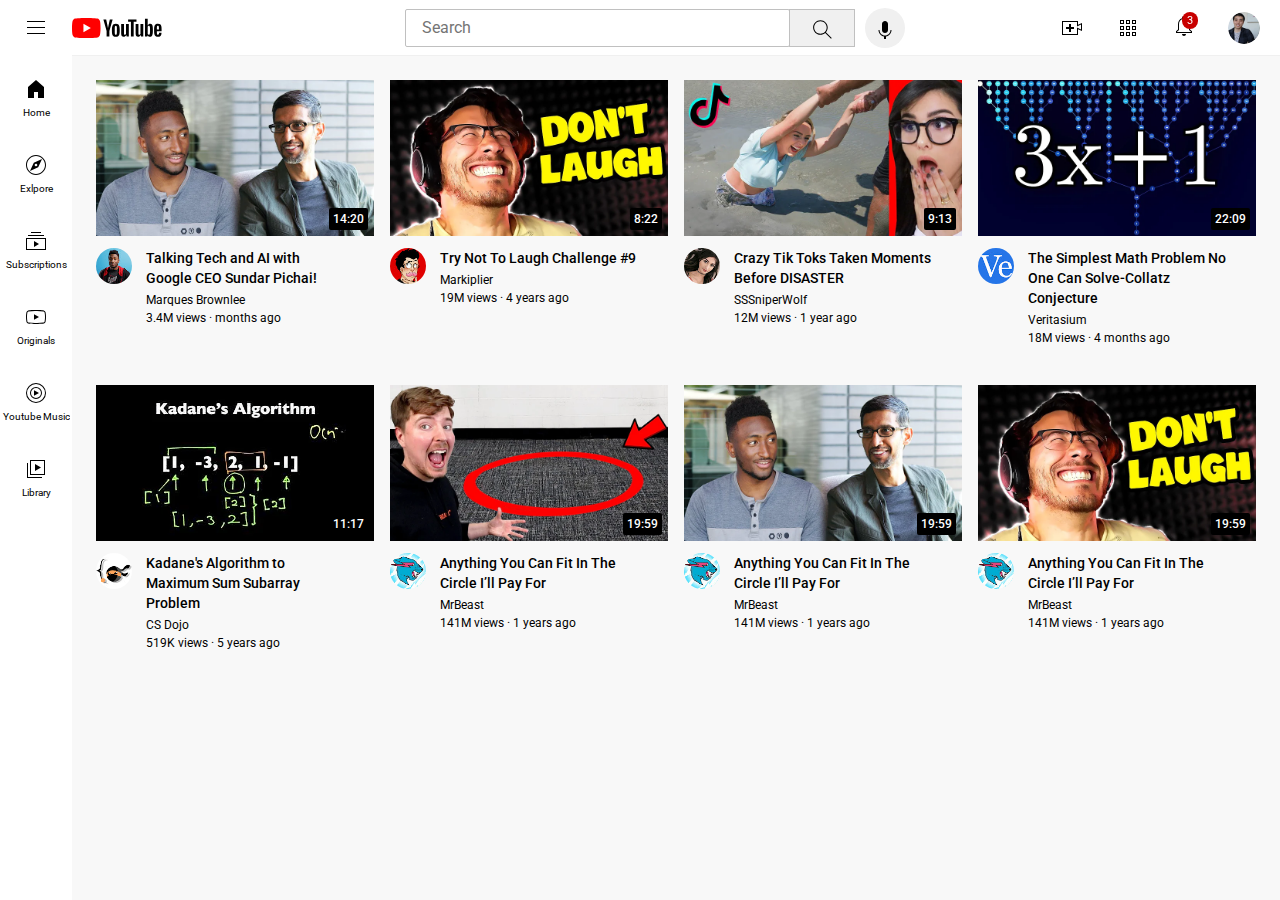
<file: index.html>
<!DOCTYPE html>
<html lang="en">
<head>
<link rel="preconnect" href="https://fonts.googleapis.com">
<link rel="preconnect" href="https://fonts.gstatic.com" crossorigin>
<link href="https://fonts.googleapis.com/css2?family=Roboto:ital,wght@0,100;0,300;0,400;0,500;0,700;0,900;1,100;1,300;1,400;1,500;1,700;1,900&display=swap" rel="stylesheet">
<link rel="stylesheet" href="styles/general.css">
<link rel="stylesheet" href="styles/header.css">
<link rel="stylesheet" href="styles/vedio.css">
<link rel="stylesheet" href="styles/sidebar.css">
<meta charset="UTF-8">
<meta name="viewport" content="width=device-width, initial-scale=1.0">
<title>Youtube.com Clone</title>
</head>
<body>

<div class="header">
<div class="left-section"><img src="icons/hamburger-menu.svg" alt="E" class="hamburger-menu">
<img src="icons/youtube-logo.svg" alt="E" class="youtube-logo"></div>

<div class="middle-section"><input type="text" placeholder="Search" class="search-bar">
<button class="search-button">
<img src="icons/search.svg" alt="E" class="search-icon">
<div class="tooltip">Search</div>
</button>
<button class="voice-search-button"><img src="icons/voice-search-icon.svg" alt="E" class="voice-search-icon">
    <div class="tooltip">Search with your voice</div></button>
</div>

<div class="right-section">
    <div class="upload-icon-container"> 
        <img src="icons/upload.svg" alt="E" class="upload-icon"> 
         <div class="tooltip">Create</div></button></div>
   
<img src="icons/youtube-apps.svg" alt="E" class="youtube-apps">

<div class="notifications-icon-container"><img src="icons/notifications.svg" alt="E" class="notifications">
    <div class="notifications-count">3</div>
</div>
<img src="my-channel.jpeg" alt="E" class="my-channel"></div>
</div>

<div class="sidebar">
<div class="sidebar-link"><img src="home.svg" alt="E">    <div>Home</div></div>

<div class="sidebar-link"><img src="explore.svg" alt="E"><div>Exlpore</div></div>

<div class="sidebar-link"><img src="subscriptions.svg" alt="E"><div>Subscriptions</div></div>

<div class="sidebar-link"><img src="originals.svg" alt="E"><div>Originals</div></div>

<div class="sidebar-link"><img src="youtube-music.svg" alt="E"><div>Youtube Music</div></div>

<div class="sidebar-link"><img src="library.svg" alt="E"><div>Library</div></div>
</div>


<div class="vedio-grid">
<div class="vedio-preview">
<div class="thumbnail-row" >
<img src="thumbnail-1.webp" class="thumbnail" alt="error">
<div class="vedio-time">14:20</div>
</div>
<div class="vedio-info-grid"> 
<div class="channel-picture">
<img src="channel-1.jpeg" alt="error" class="profile-pic">
</div>
<div class="vedio-info">   
<p class="vedio-title"> Talking Tech and AI with Google CEO Sundar Pichai!</p>
<p class="vedio-authur">Marques Brownlee</p>
<p class="vedio-stats"> 3.4M views &#183; months ago</p>
</div>
</div>
</div>


<div class="vedio-preview">
<div class="thumbnail-row" >
<img src="thumbnail-2.webp" class="thumbnail" alt="error">
<div class="vedio-time">8:22</div>
</div>
<div class="vedio-info-grid"> 
<div class="channel-picture">
<img src="channel-2.jpeg" alt="error" class="profile-pic">
</div>
<div class="vedio-info">   
<p class="vedio-title"> Try Not To Laugh Challenge #9</p>
<p class="vedio-authur">Markiplier</p>
<p class="vedio-stats">19M views &#183; 4 years ago </p>
</div>
</div>
</div>


<div class="vedio-preview">
<div class="thumbnail-row" >
<img src="thumbnail-3.webp" class="thumbnail" alt="error">
<div class="vedio-time">9:13</div>
</div>
<div class="vedio-info-grid"> 
<div class="channel-picture">
<img src="channel-3.jpeg" alt="error" class="profile-pic">
</div>
<div class="vedio-info">   
<p class="vedio-title">Crazy Tik Toks Taken Moments Before DISASTER </p>
<p class="vedio-authur">SSSniperWolf</p>
<p class="vedio-stats"> 12M views &#183; 1 year ago</p>
</div>    
</div>
</div>


<div class="vedio-preview">
<div class="thumbnail-row" >
<img src="thumbnail-4.webp" class="thumbnail" alt="error">
<div class="vedio-time">22:09</div>
</div>
<div class="vedio-info-grid"> 
<div class="channel-picture">
<img src="channel-4.jpeg" alt="error" class="profile-pic">
</div>
<div class="vedio-info">   
<p class="vedio-title">The Simplest Math Problem No One Can Solve-Collatz Conjecture</p>
<p class="vedio-authur">Veritasium</p>
<p class="vedio-stats">18M views &#183; 4 months ago </p>
</div>
</div>
</div>

<div class="vedio-preview">
<div class="thumbnail-row" >
<img src="thumbnail-5.webp" class="thumbnail" alt="error">
<div class="vedio-time">11:17</div>
</div>
<div class="vedio-info-grid"> 
<div class="channel-picture">
<img src="channel-5.jpeg" alt="error" class="profile-pic">
</div>
<div class="vedio-info">   
<p class="vedio-title"> Kadane's Algorithm to Maximum Sum Subarray Problem</p>
<p class="vedio-authur">CS Dojo</p>
<p class="vedio-stats"> 519K views &#183; 5 years ago</p>
</div>    
</div>
</div>


<div class="vedio-preview">
<div class="thumbnail-row" >
<img src="thumbnail-6.webp" class="thumbnail" alt="error">
<div class="vedio-time">19:59</div>
</div>
<div class="vedio-info-grid"> 
<div class="channel-picture">
<img src="channel-6.jpeg" alt="error" class="profile-pic">
</div>
<div class="vedio-info">   
<p class="vedio-title">Anything You Can Fit In The Circle I’ll Pay For </p>
<p class="vedio-authur">MrBeast</p>
<p class="vedio-stats">141M views &#183; 1 years ago </p>
</div>  
</div>
</div>


<div class="vedio-preview">
    <div class="thumbnail-row" >
    <img src="thumbnail-1.webp" class="thumbnail" alt="error">
    <div class="vedio-time">19:59</div>
    </div>
    <div class="vedio-info-grid"> 
    <div class="channel-picture">
    <img src="channel-6.jpeg" alt="error" class="profile-pic">
    </div>
    <div class="vedio-info">   
    <p class="vedio-title">Anything You Can Fit In The Circle I’ll Pay For </p>
    <p class="vedio-authur">MrBeast</p>
    <p class="vedio-stats">141M views &#183; 1 years ago </p>
    </div>  
    </div>
    </div>



    

<div class="vedio-preview">
    <div class="thumbnail-row" >
    <img src="thumbnail-2.webp" class="thumbnail" alt="error">
    <div class="vedio-time">19:59</div>
    </div>
    <div class="vedio-info-grid"> 
    <div class="channel-picture">
    <img src="channel-6.jpeg" alt="error" class="profile-pic">
    </div>
    <div class="vedio-info">   
    <p class="vedio-title">Anything You Can Fit In The Circle I’ll Pay For </p>
    <p class="vedio-authur">MrBeast</p>
    <p class="vedio-stats">141M views &#183; 1 years ago </p>
    </div>  
    </div>
    </div>






</div>
</body>
</html>
</file>
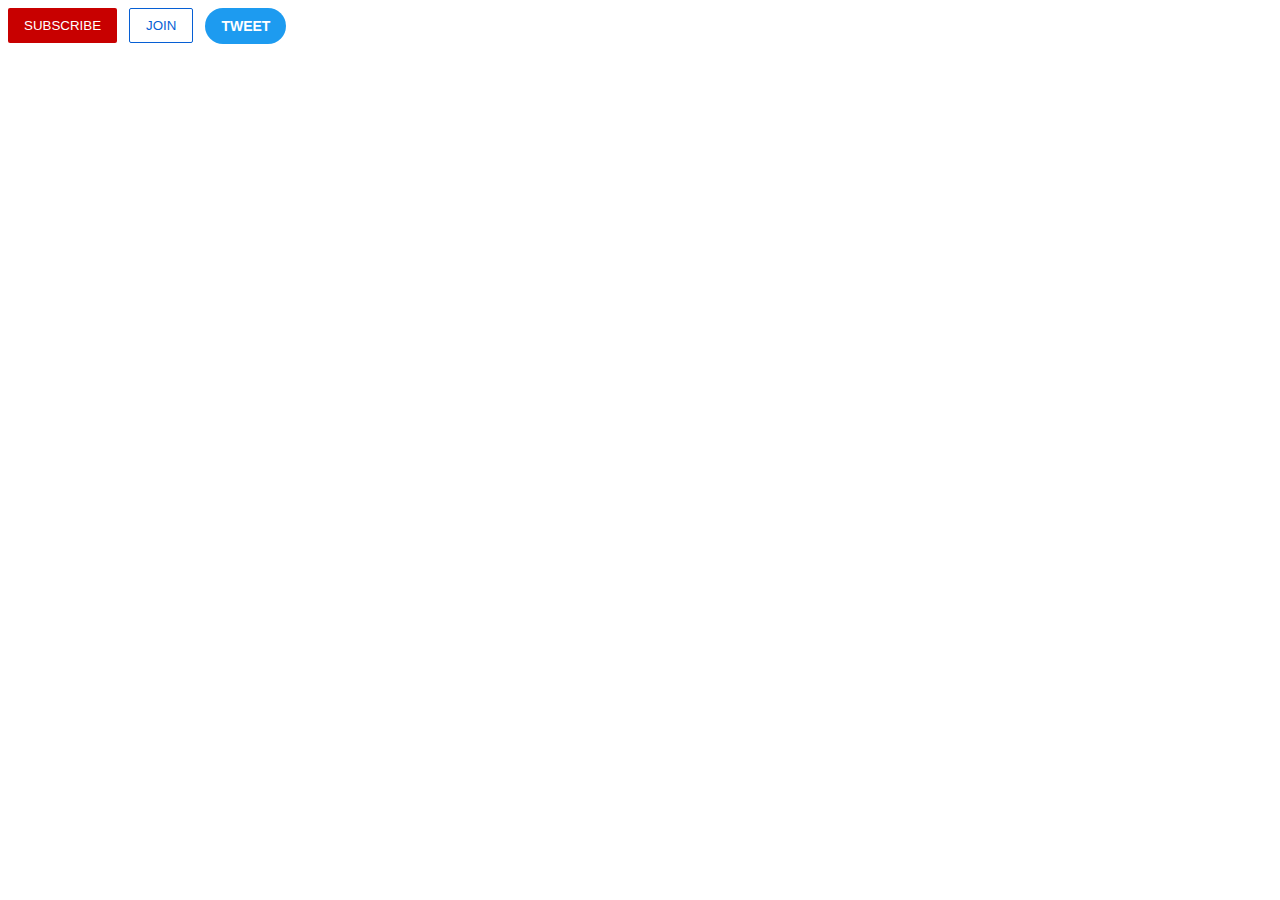
<file: buttons.html>
<!DOCTYPE html>
<html lang="en">
<head>
    <meta charset="UTF-8">
    <meta name="viewport" content="width=device-width, initial-scale=1.0">
    <title>Buttons Practice</title>
<style>
.subscribe-button{
    background-color: rgb(200, 0, 0);
    color: white;
    border: none;
    padding-top: 10px;
    padding-bottom: 10px;
       padding-left: 16px;
       padding-right: 16px;
    cursor: pointer;
    border-radius: 2px;
    margin-right: 8px;
    transition: opacity 0.15s;
    vertical-align: TOP;
    }
    .subscribe-button:hover{
    opacity: 0.8;
    }
    
    .subscribe-button:active{
     opacity: 0.5;
    }




    .join-button
    {
        background-color: white;
        color:rgb(6, 95, 212);
        border-color: rgb(6, 95, 212);
        border-style: solid;
        border-width: 1px;
       padding-top: 9px;
       padding-bottom: 9px;
       padding-left: 16px;
       padding-right: 16px;
        cursor: pointer;
        border-radius: 2px;
        margin-right: 8px;
        transition: background-color 0.15s,color 0.15s;
        vertical-align: top;
    }
    .join-button:hover{
        background-color: rgb(6, 95, 212);
        color: white;
    }
    .join-button:active{
        opacity: 0.7;
    }

   .tweet-button{
    
    cursor: pointer;
    background-color: rgb(29,155,240);
    border: none;
    border-radius: 18px;
    padding-top: 10px;
   padding-bottom: 10px;
   padding-left: 16px;
   padding-right: 16px;
    color: white;
    font-weight: bold;
    font-size: 14px;
   transition: box-shadow 0.15s;
   vertical-align: top;
}
.tweet-button:hover{
    box-shadow: 5px 5px 10px rgba(0, 0, 0,0.15);
}

</style>

</head>
<body>
<button class="subscribe-button">SUBSCRIBE</button>
<button class="join-button">JOIN</button>
<button class="tweet-button">TWEET</button>
</body>
</html>
</file>
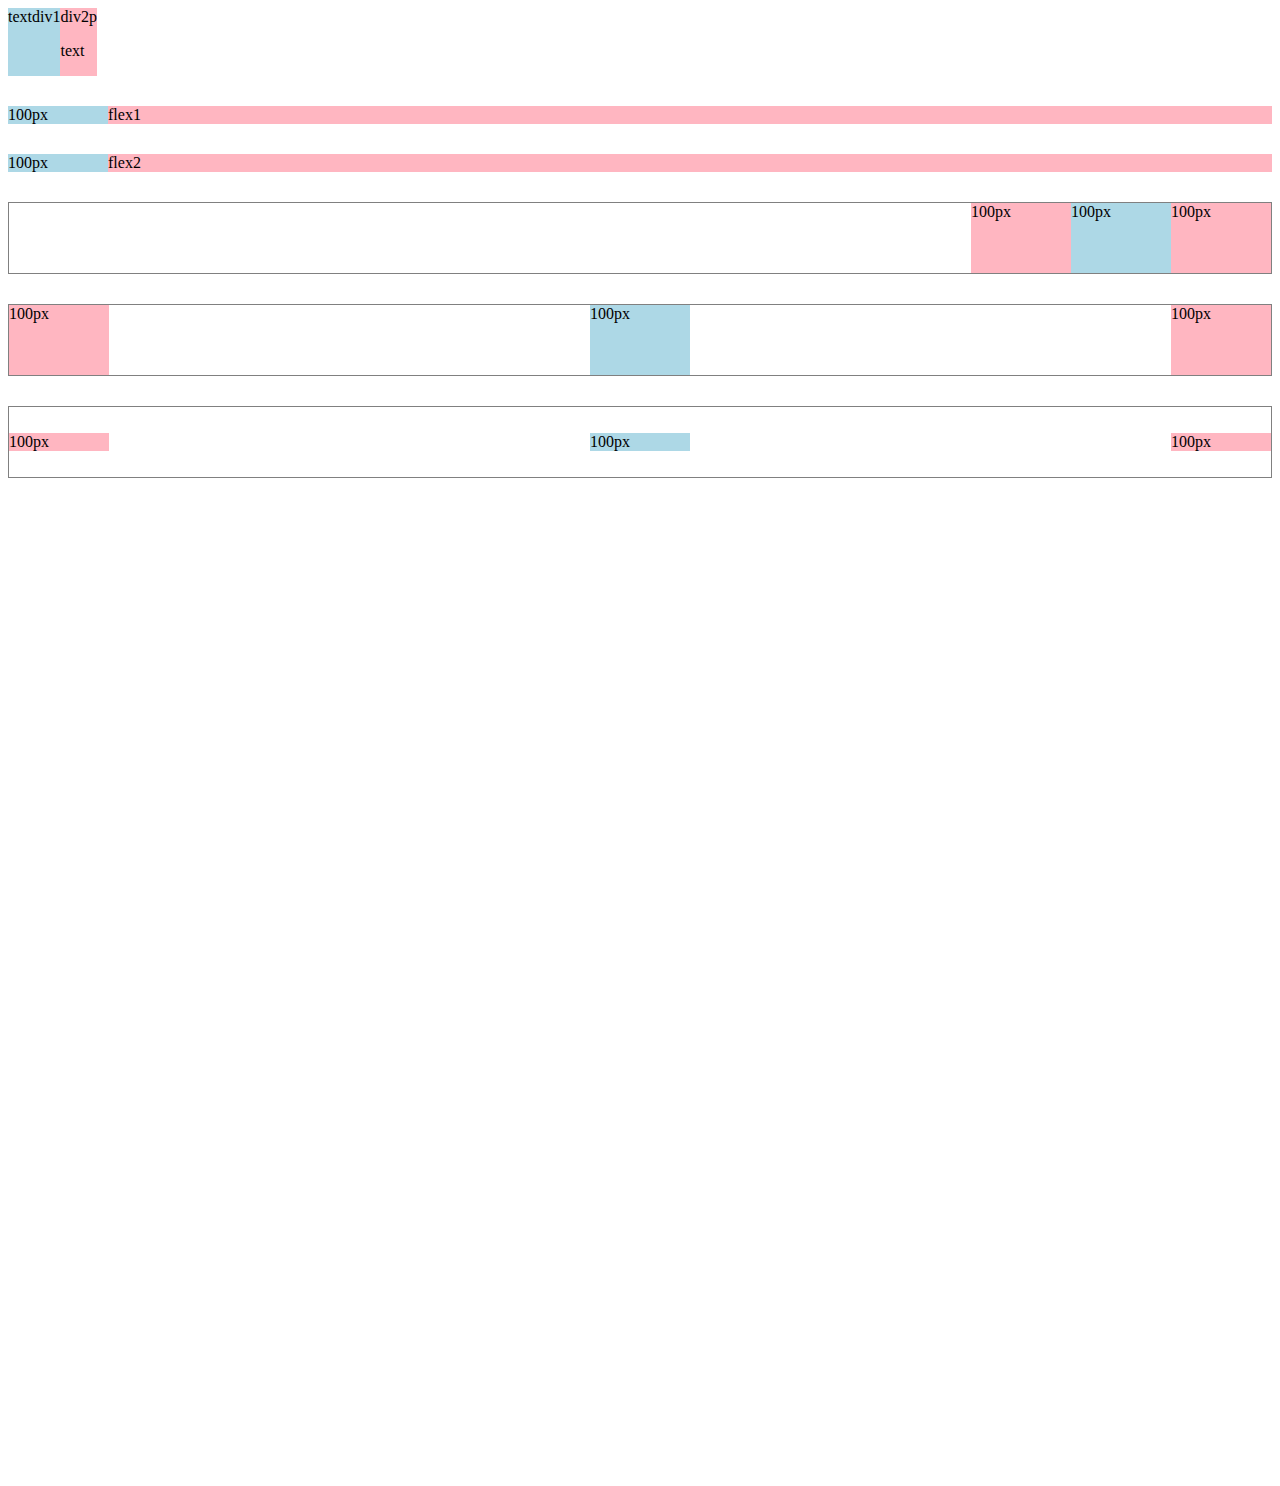
<file: flexbox.html>
<!DOCTYPE html>
<html lang="en">
<head>
    <meta charset="UTF-8">
    <meta name="viewport" content="width=device-width, initial-scale=1.0">
    <title>FlexBox Practice</title>
</head>
<body style="padding-bottom: 1000px;">
    <div style="display: flex; flex-direction: row;" >
    <div style="background-color: lightblue;">textdiv1</div>
    <div style="background-color: lightpink;">div2p<p>text</p></div>
    </div>


    <div style="display: flex; flex-direction: row; margin-top: 30px;" >
    <div style="background-color: lightblue;width: 100px;">100px</div>
    <div style="background-color: lightpink; flex: 1;">flex1</div>
    </div>


    
<div style="display: flex; flex-direction: row; margin-top: 30px;" >
       
<div style="background-color: lightblue;width: 100px;">100px</div>
<div style="background-color: lightpink; flex: 2;">flex2</div>
</div>

<div style="display: flex; flex-direction: row; margin-top: 30px;height: 70px; border-width: 1px; border-style: solid;
border-color: grey; justify-content: end;" >
       
<div style="background-color: lightpink;  width: 100px;">100px</div>
<div style="background-color: lightblue;width: 100px;">100px</div>
<div style="background-color: lightpink; width: 100px;">100px</div>
</div>


<div style="display: flex; flex-direction: row; margin-top: 30px;height: 70px; border-width: 1px; border-style: solid;
border-color: grey; justify-content: space-between;" >
       
<div style="background-color: lightpink;  width: 100px;">100px</div>
<div style="background-color: lightblue;width: 100px;">100px</div>
<div style="background-color: lightpink; width: 100px;">100px</div>
</div>


<div style="display: flex; flex-direction: row; margin-top: 30px;height: 70px; border-width: 1px; border-style: solid;
border-color: grey; justify-content: space-between; align-items: center;" >
       
<div style="background-color: lightpink;  width: 100px;">100px</div>
<div style="background-color: lightblue;width: 100px;">100px</div>
<div style="background-color: lightpink; width: 100px;">100px</div>
</div>
</body>
</html>
</file>
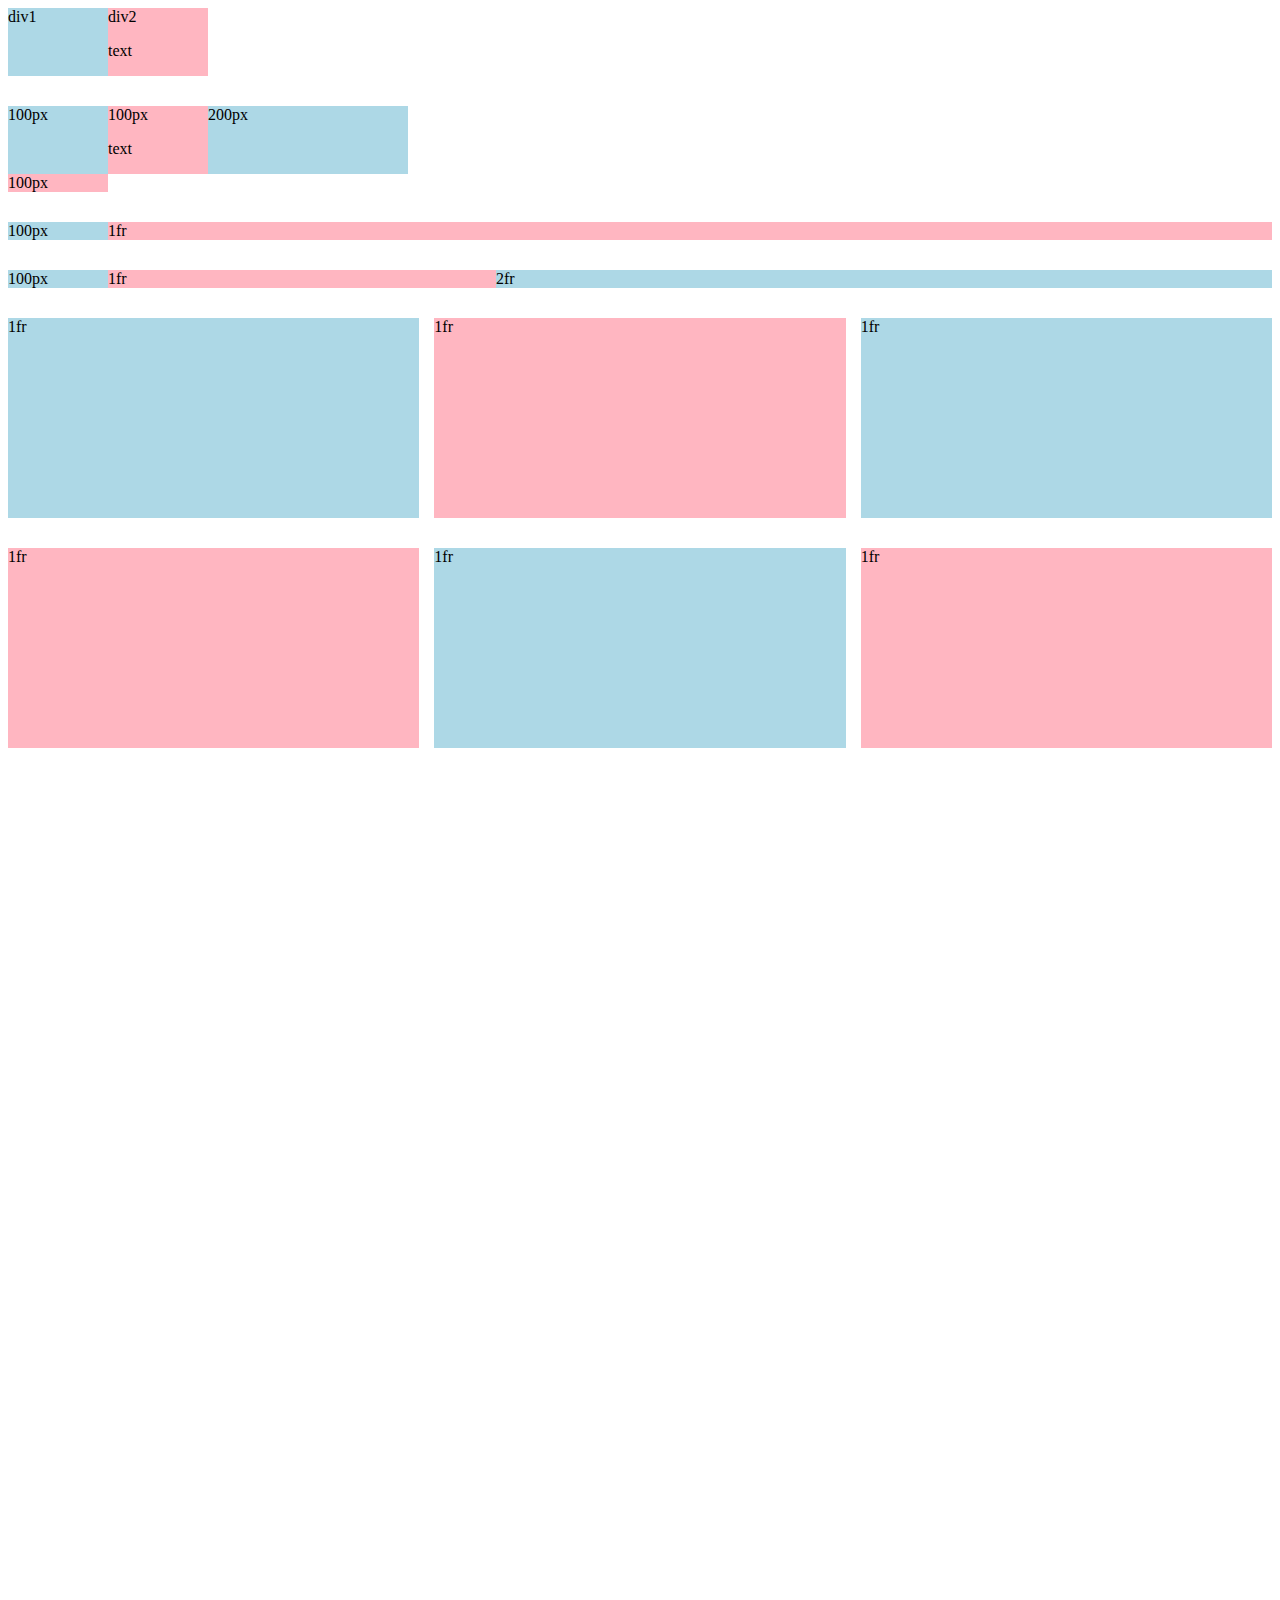
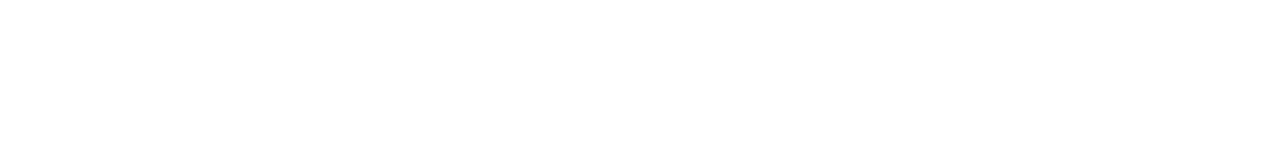
<file: grid.html>
<!DOCTYPE html>
<html lang="en">
<head>
    <meta charset="UTF-8">
    <meta name="viewport" content="width=device-width, initial-scale=1.0">
    <title>Grid Practices</title>
</head>
<body style="padding-bottom: 1000px;">
    <div style="display: grid;grid-template-columns: 100px 100px;">
    <div style="background-color: lightblue;">div1</div>
    <div style="background-color: lightpink;">div2 <p>text</p></div>
    </div>

    <div style="display: grid;grid-template-columns: 100px 100px 200px; margin-top: 30px;">
    <div style="background-color: lightblue;">100px</div>
    <div style="background-color: lightpink;">100px <p>text</p></div>
    <div style="background-color: lightblue;">200px</div>
    <div style="background-color: lightpink;">100px</div>
     </div>

    <div style=
    "display: grid;grid-template-columns: 100px 1fr ; margin-top: 30px;">
    <div style="background-color: lightblue;">100px</div>
    <div style="background-color: lightpink;">1fr </div>
    </div>

    <div style=
    "display: grid;grid-template-columns: 100px 1fr 2fr ; margin-top: 30px;">
    <div style="background-color: lightblue;">100px</div>
    <div style="background-color: lightpink;">1fr </div>
    <div style="background-color: lightblue;">2fr </div>
    </div>

    <div style=
    "display: grid;grid-template-columns: 1fr 1fr 1fr ; margin-top: 30px; column-gap: 15px;
    row-gap: 30px;">
    <div style="background-color: lightblue; height: 200px;">1fr</div>
    <div style="background-color: lightpink; height: 200px;">1fr </div>
    <div style="background-color: lightblue; height: 200px;">1fr </div>
    <div style="background-color: lightpink; height: 200px;">1fr</div>
    <div style="background-color: lightblue; height: 200px;">1fr </div>
    <div style="background-color: lightpink; height: 200px;">1fr </div>
    </div>

    

       
       
    
</body>
</html>
</file>
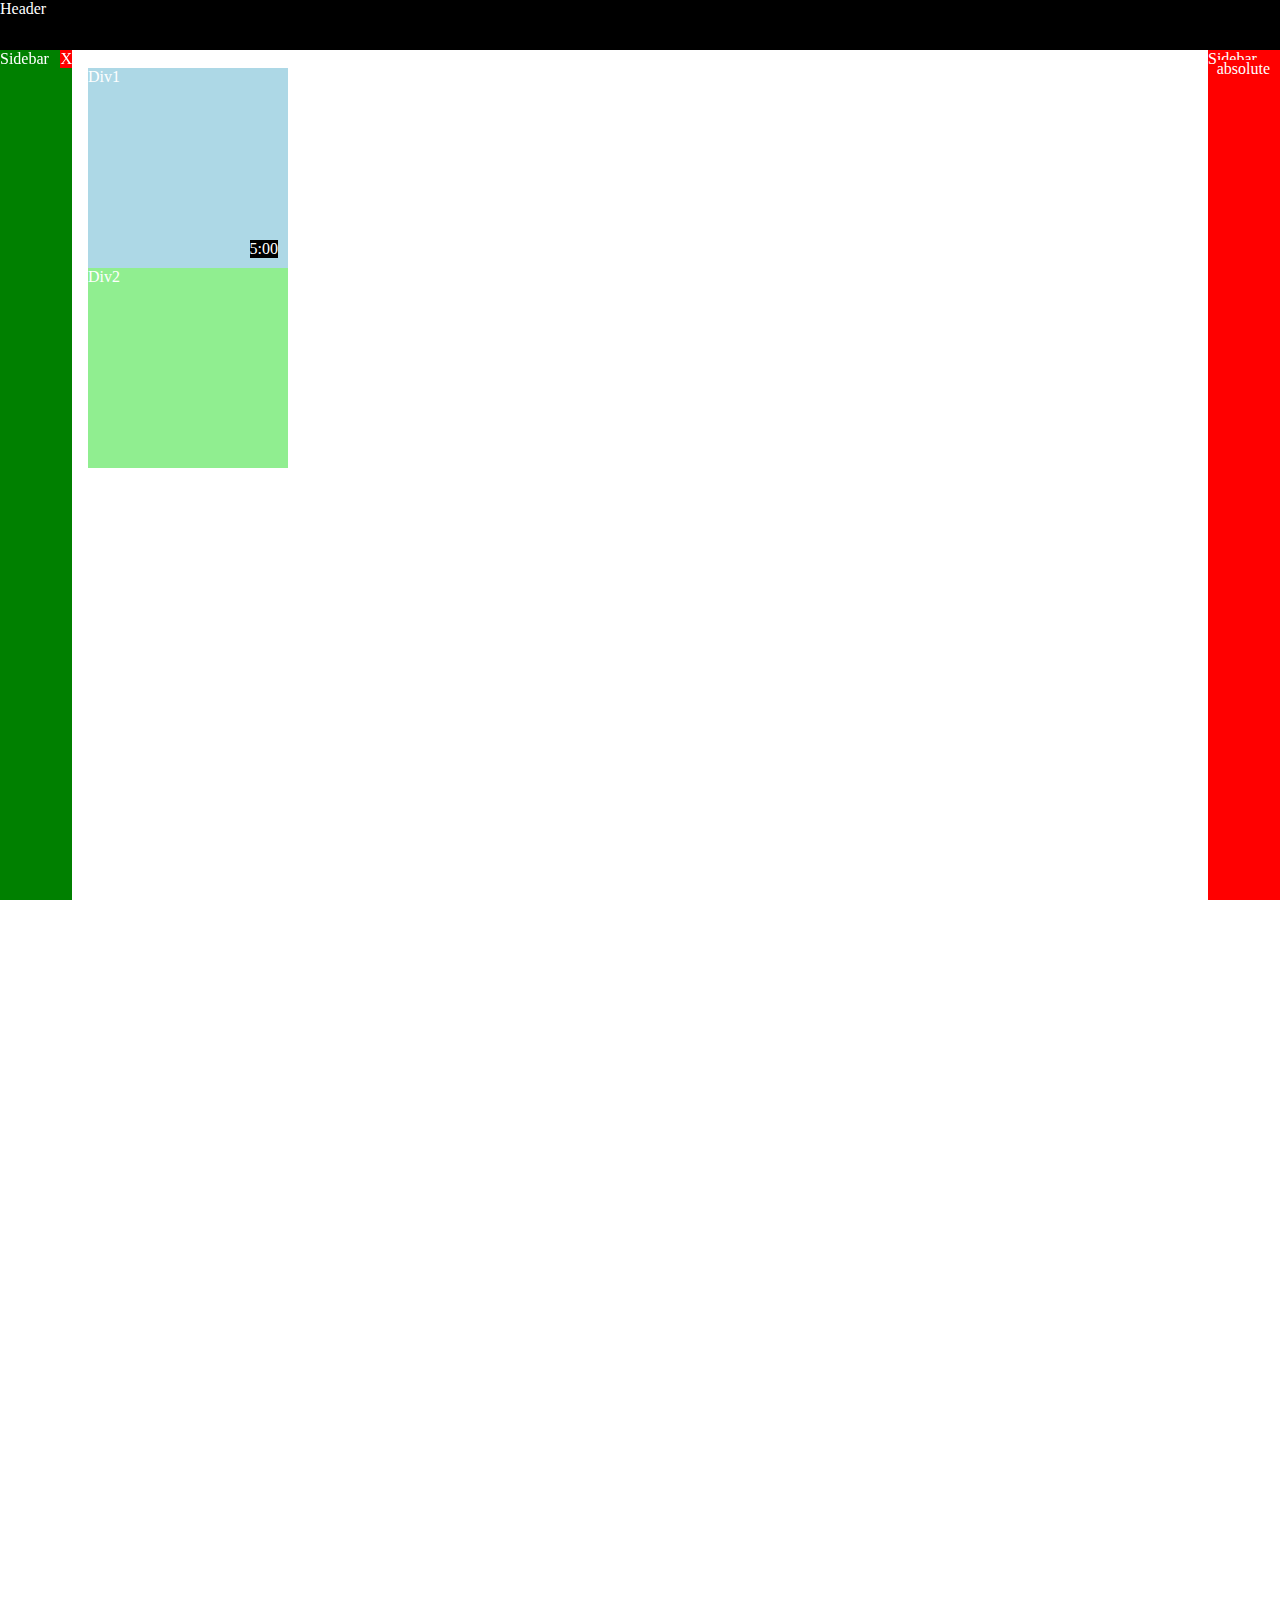
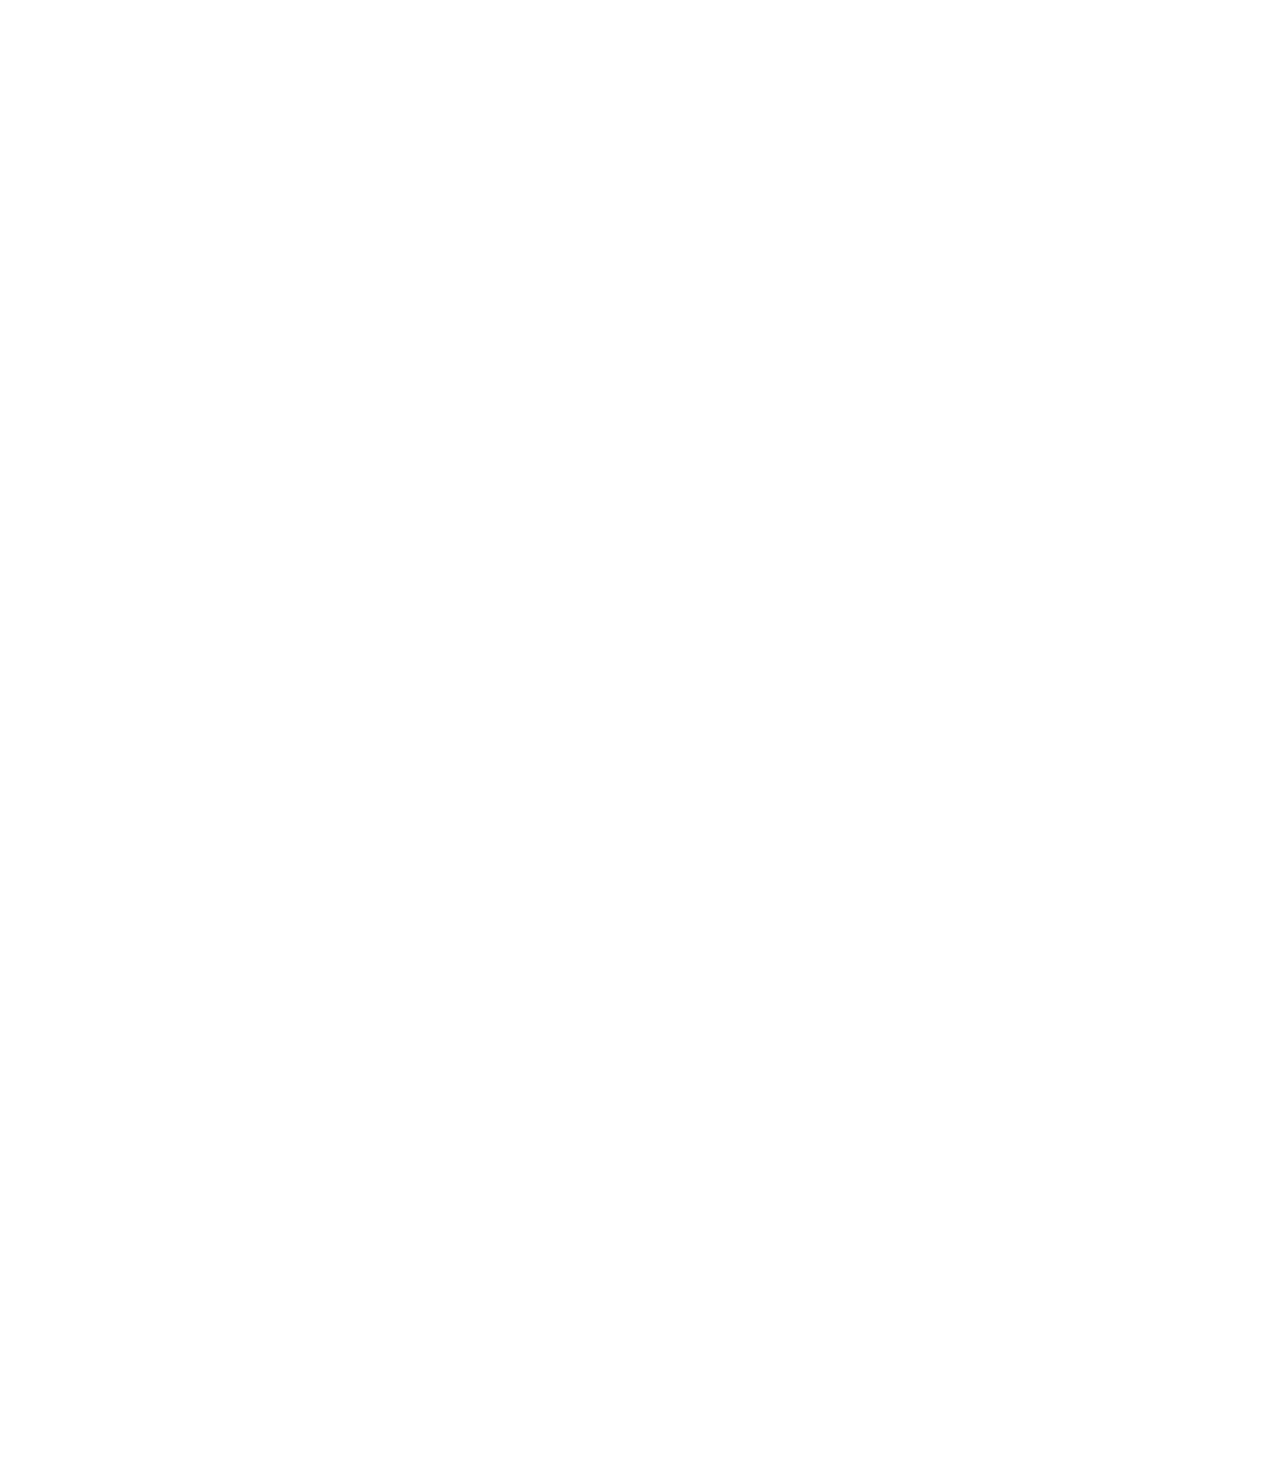
<file: position.html>
<!DOCTYPE html>
<html lang="en">
<head>
    <meta charset="UTF-8">
    <meta name="viewport" content="width=device-width, initial-scale=1.0">
    <title>Position Practice
    </title>
</head>
<body style="height: 3000px; padding-top: 60px;padding-left: 80px;">
    <div style="background-color: black;color: white;position: fixed;top: 0px;left: 0px;right: 0px; height: 50px; z-index: 100;">Header</div>

    <div style="background-color:lightblue; height: 200px; color: white; width: 200px;position: relative; ">Div1
        <div style="background-color: black; 
        color: white;
         position: absolute;
        bottom: 10px;
        right: 10px;
         ">5:00
         </div>
    </div>

    <div style="background-color: lightgreen; height: 200px; color: white; width: 200px;position: static;">Div2</div>
    <div style="background-color: green; 
    color: white;
     position: fixed;
     width: 72px;
     left: 0px;
     bottom: 0px;
     top: 50px;
     ">Sidebar
     <div style="background-color: red; 
     color: white;
      position: absolute;
      right: 0px;
      top: 0px;
      ">X
      </div>
      </div>


       <div style="background-color: red; 
       color: white;
        position: absolute;
        width: 72px;
        right: 0px;
        bottom: 0px;
        top: 50px;
        z-index: 0 ;
        ">Sidebar</div>

<div style="background-color: red; 
color: white;
 position: absolute;
right: 10px;
top: 60px;
 ">absolute
 </div>
         
</body>
</html>
</file>
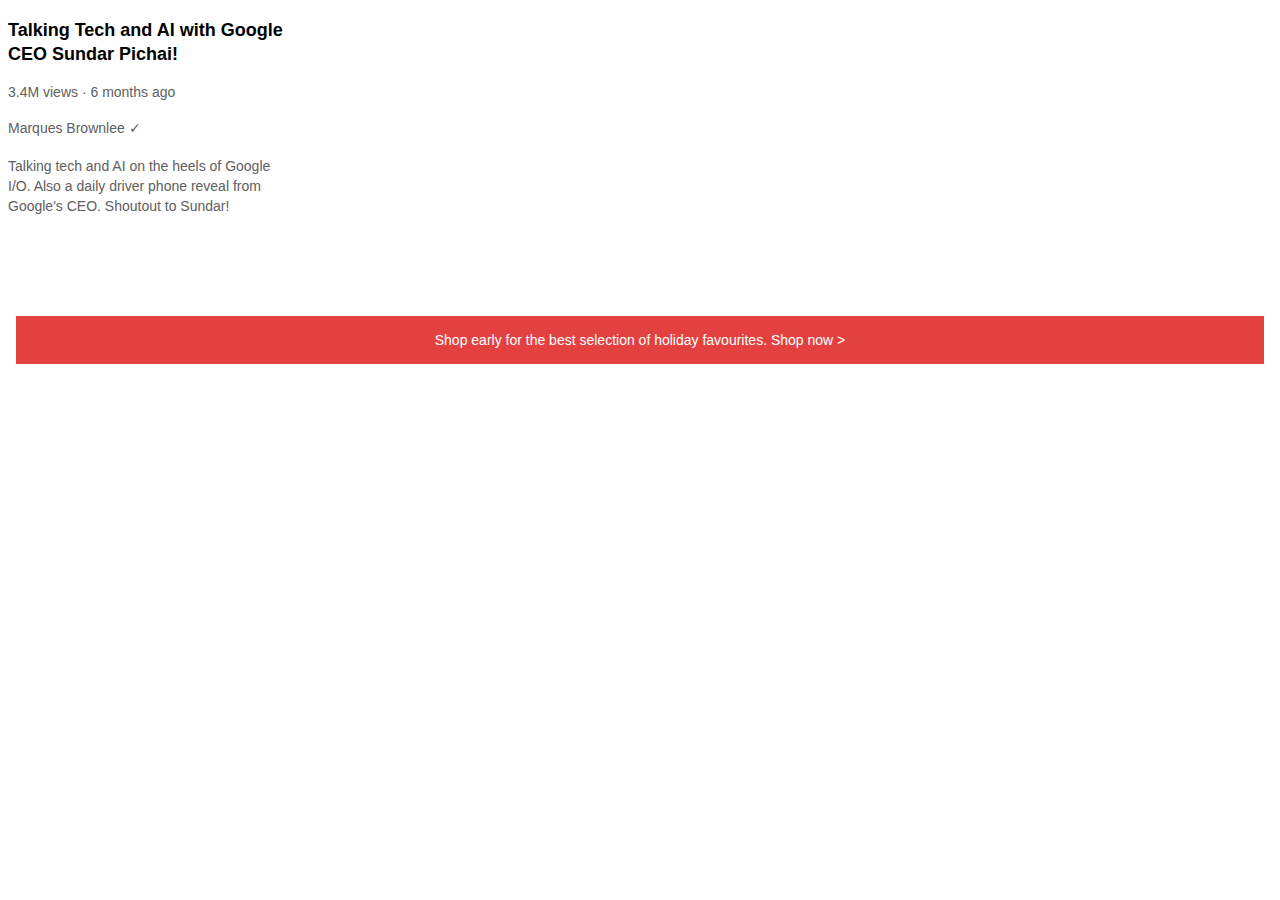
<file: text.html>
<!DOCTYPE html>
<html lang="en">
<head>
    <meta charset="UTF-8">
    <meta name="viewport" content="width=device-width, initial-scale=1.0">
    <title>Text Practice</title>
    <link rel="stylesheet" href="text.css">
</head>
<body>
    
</body>
</html>
<p class="vedio-title">Talking Tech and AI with Google CEO Sundar Pichai!</p>
<p class="vedio-stats">3.4M views &#183 6 months ago</p>
<p class="vedio-author">Marques Brownlee &#10003;</p>
<p class="vedio-des">Talking tech and AI on the heels of Google I/O. Also a daily driver phone reveal from Google's CEO. Shoutout to Sundar!</p>
<p class="apple-text">Shop early for the best selection of holiday favourites.<span class="under-line"> Shop now &gt;</span></p>
</file>
<file: styles/general.css>
p{

    font-family:Roboto,Arial;
    margin-top: 0;
    margin-bottom: 0;
}

body{
margin: 0;
padding-top: 80px;
padding-left: 96px;
padding-right: 24px;
background-color: rgb(248, 248, 248);
}
</file>
<file: styles/header.css>
.header{
    height: 55px;
    display: flex;
    flex-direction: row;
    justify-content: space-between;
    position: fixed;
    top: 0;
    left: 0;
    right: 0;
    background-color: white;
    border-bottom-width:1px;
    border-bottom-style:solid;
    border-bottom-color:rgba(240,240,240);
    z-index: 100;
}
.left-section{
    
  margin-right: 55px;
    align-items: center;
    display: flex;
    width: 150px;
}
.hamburger-menu{
    height: 24px;
    margin-left: 24px;
    margin-right: 24px;

}
.youtube-logo{

    height: 20px;
}


.middle-section{

    flex: 1;
    display: flex;
    align-items: center;
    margin-right: 45px;
    max-width: 500px;
    margin-left: 90px;
}
.search-bar::placeholder{
    font-family: Roboto,Arial;
    font-size: 16px;
}
.search-bar{
    flex: 1;
    height: 34px;
    padding-left: 16px;
    font-size: 16px;
    border-width: 1px;
    border-color: rgb(192, 192, 192);
    border-style: solid;
    border-radius: 2px;
    width: 0;
    box-shadow: inset 1px 2px 3 px rgba(0,0,0,0.05);
}
.search-button{
    height: 38px;
    width: 66px;
    border-width: 1px;
    border-style: solid;
    border-color: rgba(192,192,192);
    background-color: rgba(240,240,240);
    margin-left: -1px;
    margin-right: 10px;
    position: relative;
}
.search-button,.voice-search-button,.upload-icon-container, .youtube-apps-container, .notifications-container{
    position: relative;
    display: flex;
    justify-content: center;
    align-items: center;
}

.search-button .tooltip,
.voice-search-button .tooltip,
.upload-icon-container .tooltip,
.youtube-apps-container .tooltip,
.notifications-container{
position: absolute;
background-color: gray;
padding: 4px 8px 4px 8px;
border-radius: 2px;
font-size: 12px;
bottom: -30px;
opacity: 0;
transition: opacity 0.15s;
pointer-events: none;
white-space: nowrap;
color: white;
font-family: Roboto,Arial;
}


.search-button:hover .tooltip ,
.voice-search-button:hover .tooltip,
.upload-icon-container:hover .tooltip,
.youtube-apps-container:hover .tooltip,
.notifications-container                                
{
opacity: 1;
}

.search-icon{
    height: 25px;
  margin-top: 4px;

}
.voice-search-icon{
    height: 24px;
    margin-top: 4px;
}
.voice-search-button{
    height: 40px;
    width: 40px;
    background-color: rgba(240,240,240);
    border-radius: 20px;
    border: none;

}

.right-section{
    width: 200px;
    margin-right: 20px;
    display: flex;
    align-items: center;
    justify-content: space-between;
    flex-shrink: 0;

}

.upload-icon
{
    height: 24px;
}

.youtube-apps{
    height: 24px;
}
.notifications
{
    height: 24px;
}

.notifications-icon-container{
position: relative;
}

.notifications-count{
position: absolute;
top: -2px;
right: -2px;
color: white;
background-color: rgba(200,0,0);
border-radius: 10px;
font-family: Roboto,Arial;
font-size: 11px;
padding-left: 5px;
padding-top: 2px;
padding-bottom: 2px;
padding-right: 5px;
}
.my-channel{
    height: 32px;
    border-radius: 16px;
}
</file>
<file: styles/vedio.css>
.thumbnail{
width: 100%;
}

.vedio-info-grid{
display: grid;
grid-template-columns: 50px 1fr;
}

.channel-picture{
width: 50px;
vertical-align: top;
}

.vedio-info{
width: 200px;
}

.profile-pic{
width: 36px;
border-radius: 50px;
}

.vedio-title{
margin-top: 0px;
font-size: 14px;
font-weight: 500;
line-height: 20px;
margin-bottom: 5px;
}

.thumbnail-row{
margin-bottom: 8px;
position: relative;
}

.vedio-authur{
font-size: 12px;
background-color: rgb (96, 96, 96);
margin-bottom: 4px;
}

.vedio-stats{
font-size: 12px;
background-color: rgb (96, 96, 96);  
}

.vedio-grid{
column-gap: 16px;
row-gap: 40px;
display: grid;
grid-template-columns: 1fr 1fr 1fr;
}

@media (max-width: 750px)
{
.vedio-grid{
    grid-template-columns: 1fr 1fr;
}
}


@media (min-width: 751px) and (max-width:999px) {

    .vedio-grid{
        grid-template-columns: 1fr 1fr 1fr;
    }
}


@media (min-width:1000px) {
    .vedio-grid{
    grid-template-columns: 1fr 1fr 1fr 1fr ;
}
}


.vedio-time{
    background-color: black;
    color: white;
    position: absolute;
    font-family: Roboto,Arial;
    font-size: 12px;
    font-weight: 500;
    border-radius: 2px;
    right: 6px;
    bottom: 10px;
    padding-left: 4px;
    padding-top: 4px;
    padding-bottom: 4px;
    padding-right: 4px;

}
</file>
<file: styles/sidebar.css>
.sidebar{
    color: black;
    position: fixed;
    width: 72px;
    left: 0px;
    bottom: 0px;
    top: 50px;
    background-color: white;
    z-index: 200;
padding-top: 9PX;

    
}

.sidebar-link{
    height: 76px;
    display: flex;
justify-content: center;
align-items: center;
flex-direction: column;
cursor: pointer;
}

.sidebar-link:hover{
    background-color: rgb(235,235,235);
}

.sidebar-link img{
margin-bottom: 6px;
height: 24px;
}
.sidebar-link div{

    font-family: Roboto,Arial;
    font-size: 10px;
}
</file>
<file: text.css>
<style>
    p{
        
        margin-top: 0;
        margin-bottom: 0;
    }

.vedio-title{
    font-family:Arial;
font-size: 18px;
font-weight: bold;
width: 280px;
line-height: 24px;
margin-bottom: 5;
}

.vedio-stats{
    font-family:Arial;
    margin-bottom: 20px;
    font-size: 14px;
    color: #606060;
   
}

.vedio-author{  
    font-family:Arial;
    margin-bottom: 20px;
    font-size: 14px;
    color: #606060;
}
.vedio-des{
    font-family:Arial;
    font-size: 14px;
    color: #606060;
    width: 280px;
    line-height: 20px;
    margin-bottom: 100px;
}

.apple-text{
    font-size: 14px;
    font-family:Arial;
    background-color: #e34140;
    color: white;
    padding: 16px;
    text-align: center;
    margin-left: 8px;
    margin-right: 8px;
    margin-bottom: 40px;
}

.under-line{
        cursor: pointer;
    }
.under-line:hover{
    text-decoration: underline;
}
</style>
</file>
